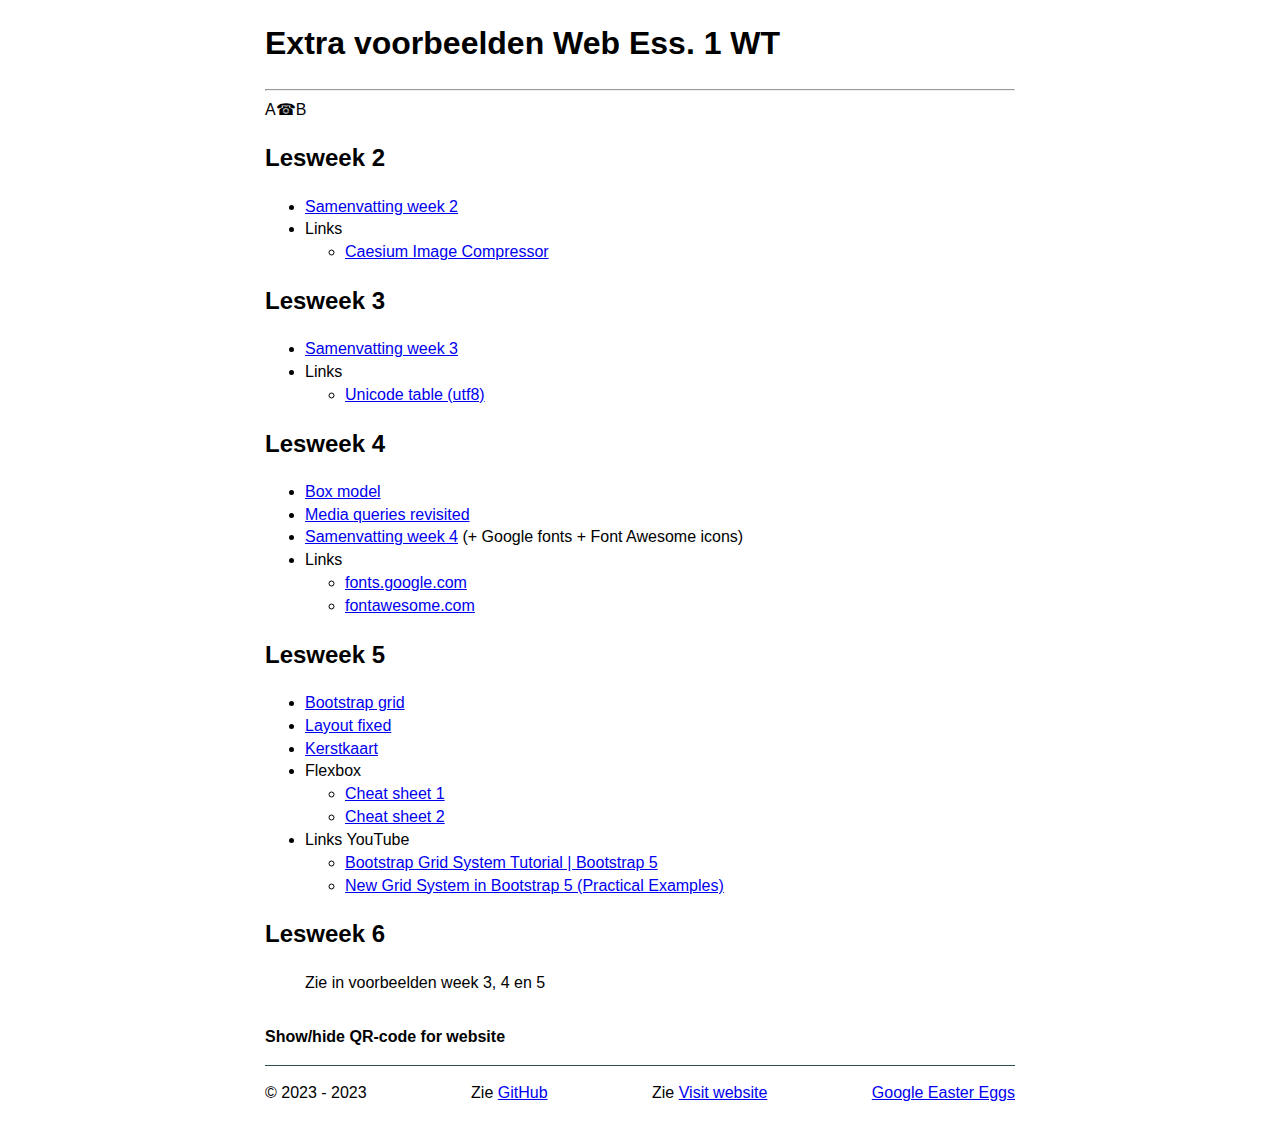
<file: index.html>
<!doctype html>
<html lang="ln">
<head>
    <meta charset="UTF-8">
    <meta name="viewport" content="width=device-width, initial-scale=1.0">
    <link rel="stylesheet" href="css/global.css">
    <title>Voorbeelden web essential 1 WT</title>
</head>
<body data-x-data="{ showQR: false}">
<div id="content">
    <header>
        <h1>Extra voorbeelden Web Ess. 1 WT</h1>
        <hr>
    </header>

    <main>

        A&phone;B

        <h2>Lesweek 2</h2>
        <ul>
            <li><a href="week2/index.html">Samenvatting week 2</a></li>
            <li>Links
                <ul>
                    <li><a href="https://saerasoft.com/caesium" target="external">Caesium Image Compressor</a></li>
                </ul>
            </li>
        </ul>
        <h2>Lesweek 3</h2>
        <ul>
            <li><a href="week3/index.html">Samenvatting week 3</a></li>
            <li>Links
                <ul>
                    <li><a href="https://symbl.cc/en/">Unicode table (utf8)</a></li>
                </ul>
            </li>

        </ul>
        <h2>Lesweek 4</h2>
        <ul>
            <li><a href="week4/boxmodel.html">Box model</a></li>
            <li><a href="week4/mediaquery.html">Media queries revisited</a></li>
            <li><a href="week4/index.html">Samenvatting week 4</a> (+ Google fonts + Font Awesome icons)</li>
            <li>Links
                <ul>
                    <li><a href="https://fonts.google.com/" target="external">fonts.google.com</a></li>
                    <li><a href="https://fontawesome.com/" target="external">fontawesome.com</a></li>
                </ul>
            </li>
        </ul>

        <h2>Lesweek 5</h2>
        <ul>
            <li><a href="week5/bootstrap_grid/index.html">Bootstrap grid</a></li>
            <li><a href="week5/layout.html">Layout fixed</a></li>
            <li><a href="week5/kerstkaart/index.html">Kerstkaart</a></li>
            <li>Flexbox
                <ul>
                    <li><a href="week5/cheatSheets/flexbox_cheat_sheet_1.pdf" target="external">Cheat sheet 1</a></li>
                    <li><a href="week5/cheatSheets/flexbox_cheat_sheet_2.pdf" target="external">Cheat sheet 2</a></li>
                </ul>
            </li>
            <li>Links YouTube
                <ul>
                    <li><a href="https://www.youtube.com/watch?v=Wqu-d_b3K-0" target="external">Bootstrap Grid System Tutorial | Bootstrap 5</a></li>
                    <li><a href="https://www.youtube.com/watch?v=TRQamL_UPh0" target="external">New Grid System in Bootstrap 5 (Practical Examples)</a></li>
                </ul>
            </li>
        </ul>

        <h2>Lesweek 6</h2>
        <blockquote>Zie in voorbeelden week 3, 4 en 5</blockquote>

        <p id="toggleQrCode">Show/hide QR-code for website</p>
        <p id="qrCode" class="showHideQrCode">
            <a href="https://lesvoorbeelden-1wt-2023-2024.netlify.app/" target="external" title="Netlify hosting">
                <img src="assets/qrcode.png" alt="QR code to website" class="qrcode"
                     title="https://lesvoorbeelden-1wt-2023-2024.netlify.app/">
            </a>
        </p>
        <footer>
            <p>&copy; 2023 - 2023</p>
            <p>Zie <a href="https://github.com/pverhaert/2023_2024_1WT_lesvoorbeelden" target="external">GitHub</a></p>
            <p>Zie <a href="https://lesvoorbeelden-1wt-2023-2024.netlify.app/" target="external">Visit website</a></p>
            <p><a href="https://cognitiveseo.com/blog/13616/google-easter-eggs/">Google Easter Eggs</a></p>
        </footer>
    </main>
</div>
<script>
    // click on #showHideQr to show/hide QR-code with display class
    document.getElementById('toggleQrCode').addEventListener('click', function () {
        document.getElementById('qrCode').classList.toggle('showHideQrCode');
    });
</script>
</body>
</html>
</file>
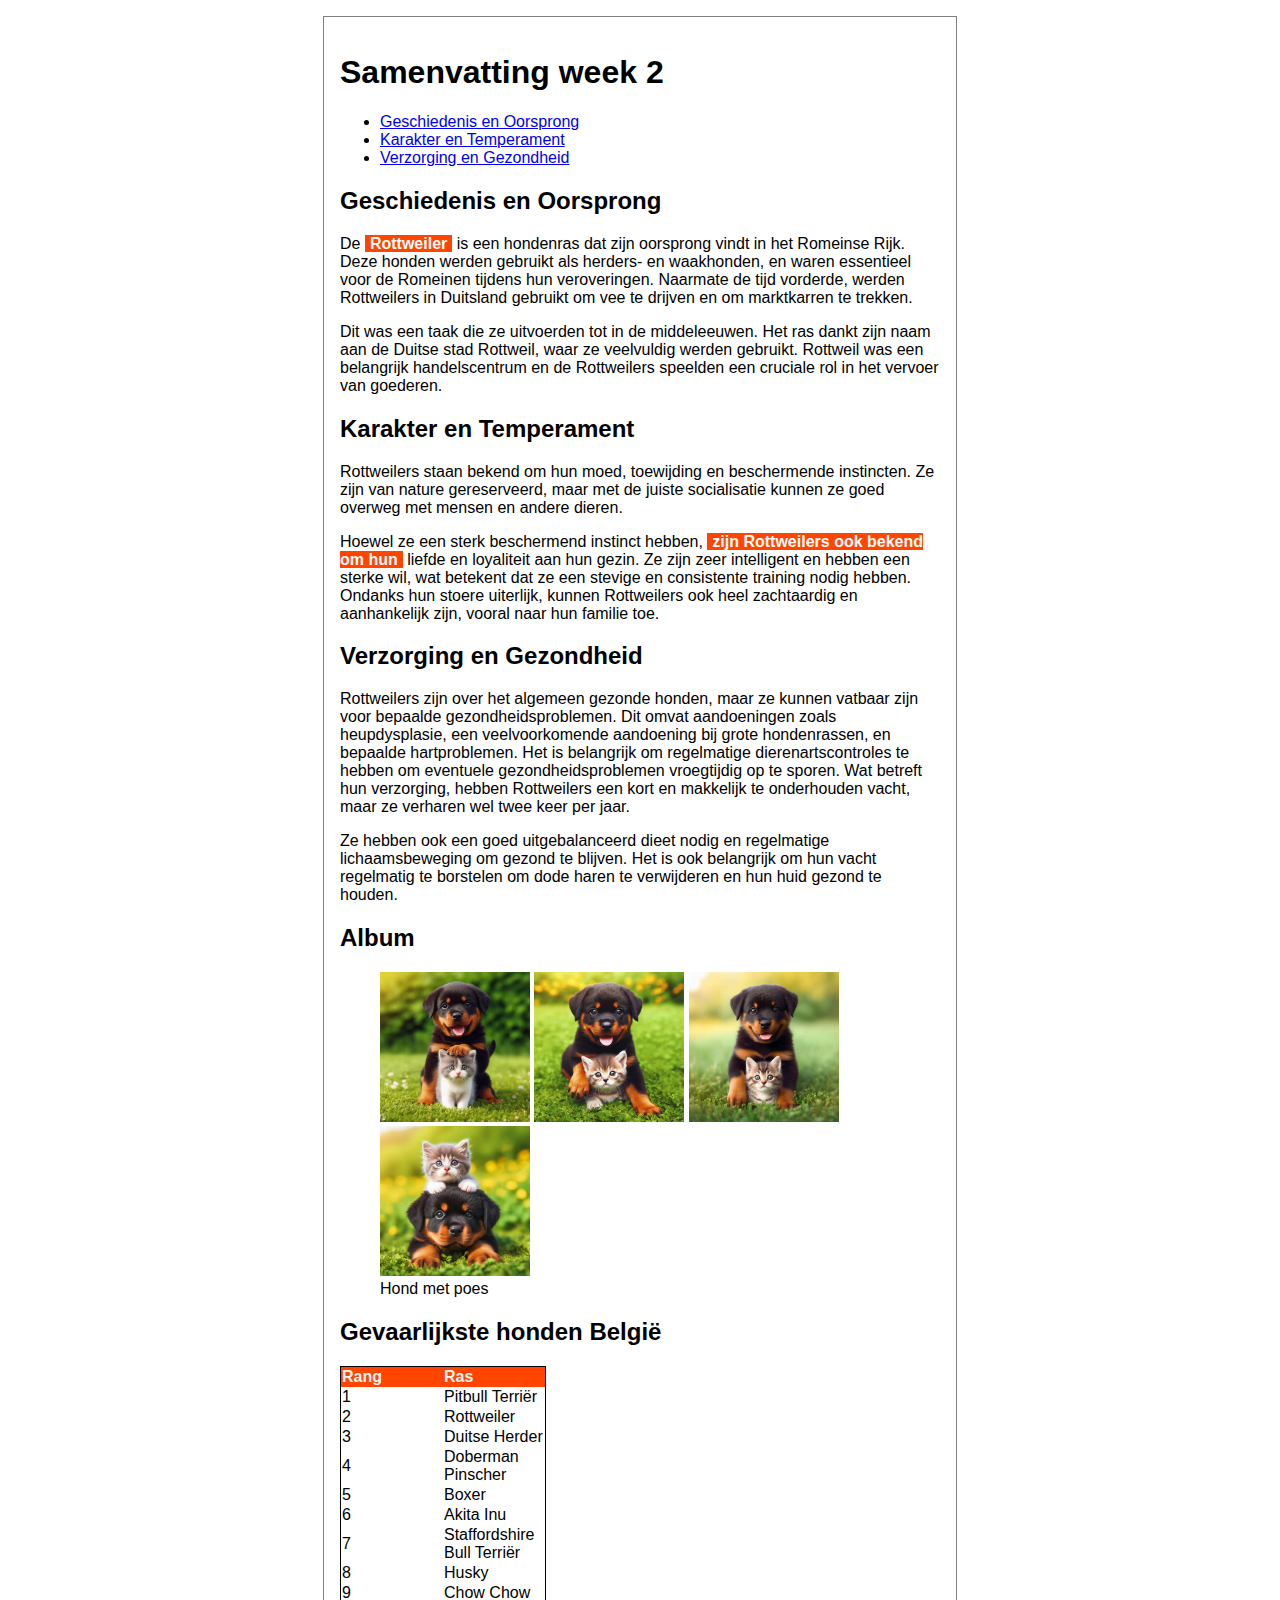
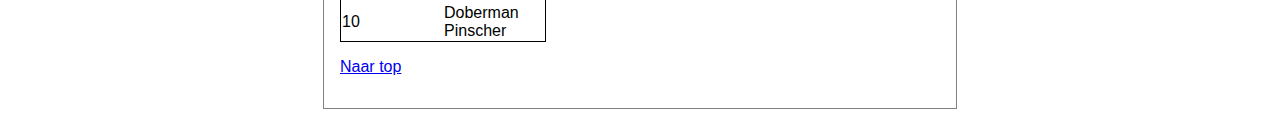
<file: week2/index.html>
<!DOCTYPE html>
<html lang="nl">
<head>
    <meta charset="UTF-8">
    <meta name="viewport" content="width=device-width, initial-scale=1.0">
    <link rel="stylesheet" href="css/style.css">
    <link rel="stylesheet" media="print" href="css/print.css">
    <title>Samenvatting week 2</title>
</head>
<body>
<div id="outline">
    <h1>Samenvatting week 2</h1>
    <nav>
        <ul>
            <li><a href="#ges">Geschiedenis en Oorsprong</a></li>
            <li><a href="#kar">Karakter en Temperament</a></li>
            <li><a href="#ver">Verzorging en Gezondheid</a></li>
        </ul>
    </nav>
    <h2 id="ges">Geschiedenis en Oorsprong</h2>
    <p>De <span class="opvallend">Rottweiler</span> is een hondenras dat zijn oorsprong vindt in het Romeinse Rijk. Deze honden werden gebruikt als
        herders- en waakhonden, en waren essentieel voor de Romeinen tijdens hun veroveringen. Naarmate de tijd
        vorderde,
        werden Rottweilers in Duitsland gebruikt om vee te drijven en om marktkarren te trekken.</p>
    <p>Dit was een taak die ze
        uitvoerden tot in de middeleeuwen. Het ras dankt zijn naam aan de Duitse stad Rottweil, waar ze veelvuldig
        werden
        gebruikt. Rottweil was een belangrijk handelscentrum en de Rottweilers speelden een cruciale rol in het vervoer
        van
        goederen.</p>

    <h2 id="kar">Karakter en Temperament</h2>
    <p>Rottweilers staan bekend om hun moed, toewijding en beschermende instincten. Ze zijn van nature gereserveerd,
        maar
        met de juiste socialisatie kunnen ze goed overweg met mensen en andere dieren.</p>
    <p>Hoewel ze een sterk beschermend
        instinct hebben, <span class="opvallend">zijn Rottweilers ook bekend om hun</span> liefde en loyaliteit aan hun gezin. Ze zijn zeer intelligent
        en
        hebben een sterke wil, wat betekent dat ze een stevige en consistente training nodig hebben. Ondanks hun stoere
        uiterlijk, kunnen Rottweilers ook heel zachtaardig en aanhankelijk zijn, vooral naar hun familie toe.</p>

    <h2 id="ver">Verzorging en Gezondheid</h2>
    <p>Rottweilers zijn over het algemeen gezonde honden, maar ze kunnen vatbaar zijn voor bepaalde
        gezondheidsproblemen.
        Dit omvat aandoeningen zoals heupdysplasie, een veelvoorkomende aandoening bij grote hondenrassen, en bepaalde
        hartproblemen. Het is belangrijk om regelmatige dierenartscontroles te hebben om eventuele gezondheidsproblemen
        vroegtijdig op te sporen. Wat betreft hun verzorging, hebben Rottweilers een kort en makkelijk te onderhouden
        vacht,
        maar ze verharen wel twee keer per jaar.</p>
    <p>Ze hebben ook een goed uitgebalanceerd dieet nodig en regelmatige
        lichaamsbeweging om gezond te blijven. Het is ook belangrijk om hun vacht regelmatig te borstelen om dode haren
        te
        verwijderen en hun huid gezond te houden.</p>

    <h2>Album</h2>

    <figure>
        <img src="assets/rottweiler_1.jpeg" alt="foto 1">
        <img src="assets/rottweiler_2.jpeg" alt="foto 1">
        <img src="assets/rottweiler_3.jpeg" alt="foto 1">
        <img src="assets/rottweiler_4.jpeg" alt="foto 1">
        <figcaption>Hond met poes</figcaption>
    </figure>

    <h2>Gevaarlijkste honden België</h2>
    <table>
        <tr>
            <th>Rang</th>
            <th>Ras</th>
        </tr>
        <tr>
            <td>1</td>
            <td>Pitbull Terriër</td>
        </tr>
        <tr>
            <td>2</td>
            <td>Rottweiler</td>
        </tr>
        <tr>
            <td>3</td>
            <td>Duitse Herder</td>
        </tr>
        <tr>
            <td>4</td>
            <td>Doberman Pinscher</td>
        </tr>
        <tr>
            <td>5</td>
            <td>Boxer</td>
        </tr>
        <tr>
            <td>6</td>
            <td>Akita Inu</td>
        </tr>
        <tr>
            <td>7</td>
            <td>Staffordshire Bull Terriër</td>
        </tr>
        <tr>
            <td>8</td>
            <td>Husky</td>
        </tr>
        <tr>
            <td>9</td>
            <td>Chow Chow</td>
        </tr>
        <tr>
            <td>10</td>
            <td>Doberman Pinscher</td>
        </tr>
    </table>


    <footer>
        <p><a href="#">Naar top</a></p>
    </footer>
</div>
</body>
</html>
</file>
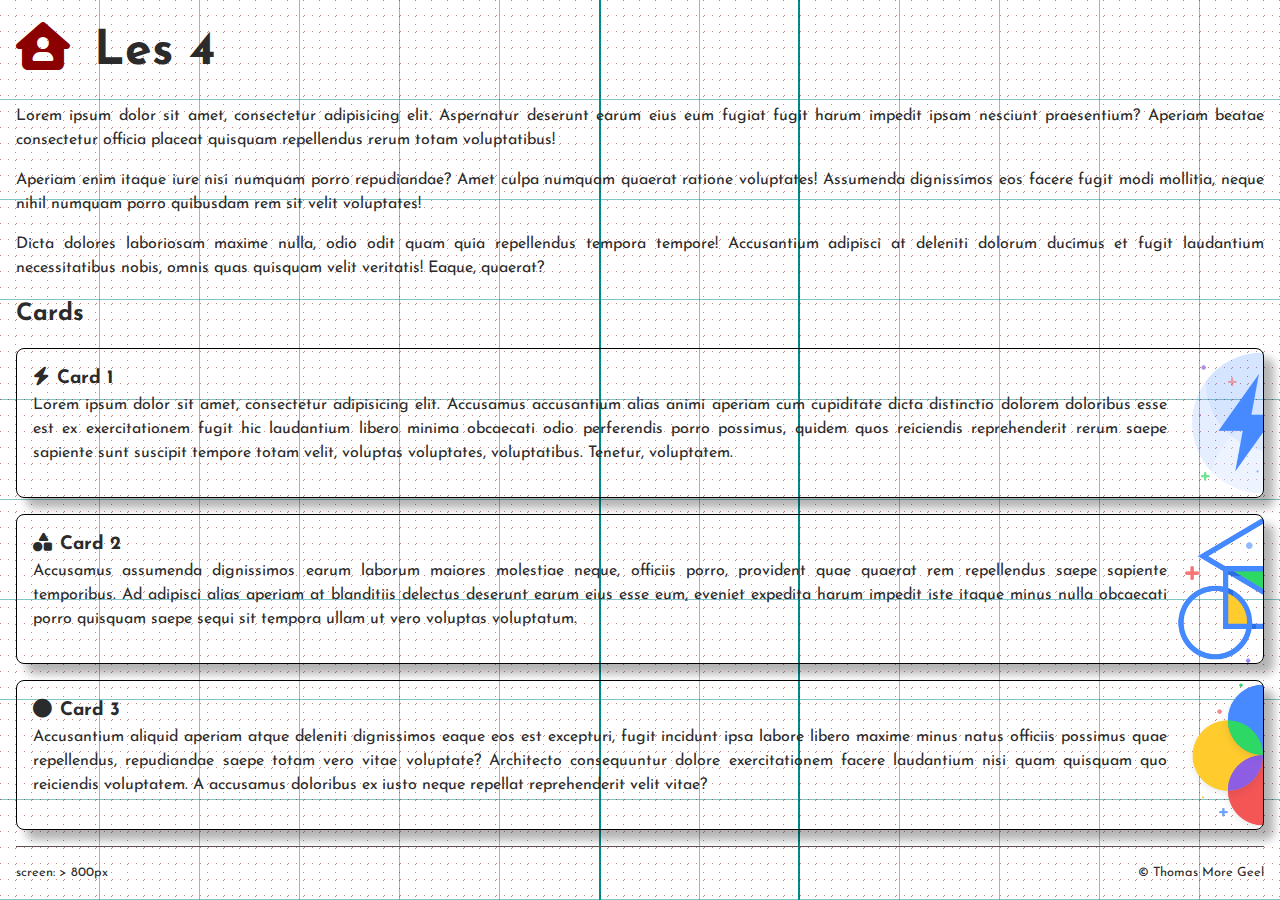
<file: week4/index.html>
<!DOCTYPE html>
<html lang="en">
<head>
    <meta charset="UTF-8">
    <meta name="viewport" content="width=device-width, initial-scale=1.0"/>
    <title>Box Model - Display - Media Queries - Images</title>
    <link rel="stylesheet" href="css/main.css">
</head>
<body>
<main>
    <h1><i class="fa-solid fa-house-user"></i> Les 4</h1>
    <p>Lorem ipsum dolor sit amet, consectetur adipisicing elit. Aspernatur deserunt earum eius eum fugiat fugit harum
        impedit ipsam nesciunt praesentium? Aperiam beatae consectetur officia placeat quisquam repellendus rerum totam
        voluptatibus!</p>
    <p>Aperiam enim itaque iure nisi numquam porro repudiandae? Amet culpa numquam quaerat ratione voluptates! Assumenda
        dignissimos eos facere fugit modi mollitia, neque nihil numquam porro quibusdam rem sit velit voluptates!</p>
    <p>Dicta dolores laboriosam maxime nulla, odio odit quam quia repellendus tempora tempore! Accusantium adipisci at
        deleniti dolorum ducimus et fugit laudantium necessitatibus nobis, omnis quas quisquam velit veritatis! Eaque,
        quaerat?</p>
    <h2>Cards</h2>
    <section>
        <article class="card">
            <h3><i class="fa-solid fa-bolt"></i>Card 1</h3>
            <p>Lorem ipsum dolor sit amet, consectetur adipisicing elit. Accusamus accusantium alias animi aperiam cum
                cupiditate dicta distinctio dolorem doloribus esse est ex exercitationem fugit hic laudantium libero
                minima obcaecati odio perferendis porro possimus, quidem quos reiciendis reprehenderit rerum saepe
                sapiente sunt suscipit tempore totam velit, voluptas voluptates, voluptatibus. Tenetur, voluptatem.</p>
        </article>
        <article class="card card2">
            <h3><i class="fa-solid fa-shapes"></i>Card 2</h3>
            <p>Accusamus assumenda dignissimos earum laborum maiores molestiae neque, officiis porro, provident quae
                quaerat rem repellendus saepe sapiente temporibus. Ad adipisci alias aperiam at blanditiis delectus
                deserunt earum eius esse eum, eveniet expedita harum impedit iste itaque minus nulla obcaecati porro
                quisquam saepe sequi sit tempora ullam ut vero voluptas voluptatum.</p>
        </article>
        <article class="card card3">
            <h3><i class="fa-solid fa-circle"></i>Card 3</h3>
            <p>Accusantium aliquid aperiam atque deleniti dignissimos eaque eos est excepturi, fugit incidunt ipsa
                labore libero maxime minus natus officiis possimus quae repellendus, repudiandae saepe totam vero vitae
                voluptate? Architecto consequuntur dolore exercitationem facere laudantium nisi quam quisquam quo
                reiciendis voluptatem. A accusamus doloribus ex iusto neque repellat reprehenderit velit vitae?</p>
        </article>
    </section>
    <footer>
        <div>© Thomas More Geel</div>
        screen:
        <span id="sm">&lt; 600px</span>
        <span id="md">600px ... 800px</span>
        <span id="lg">&gt; 800px</span>
    </footer>
</main>

</body>
</html>
</file>
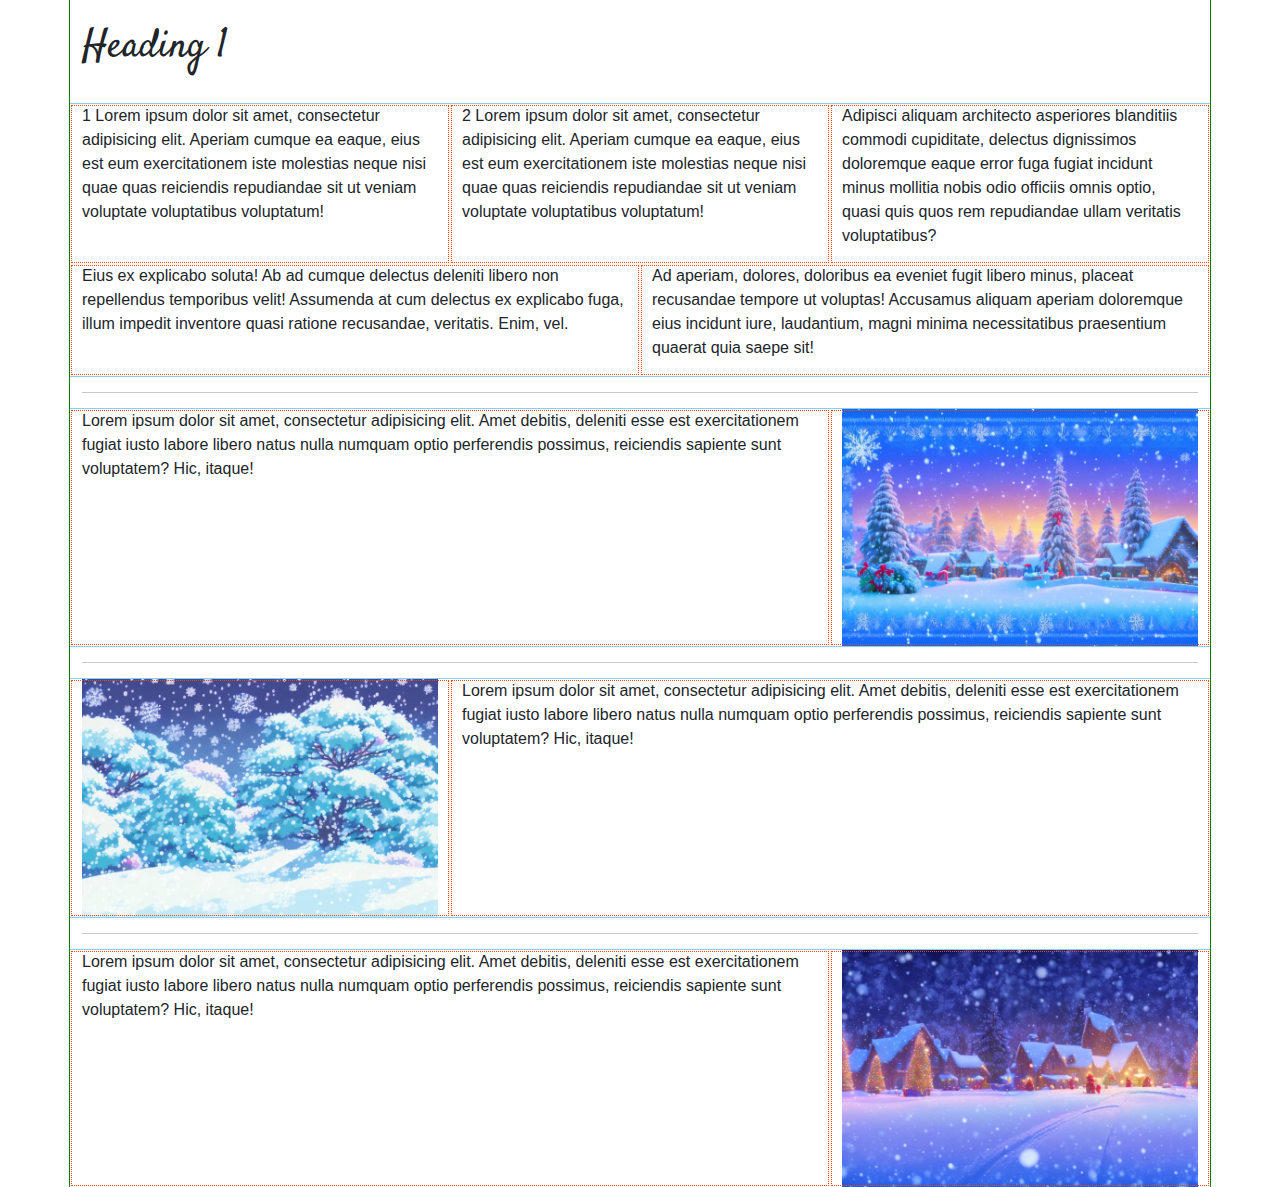
<file: week5/bootstrap_grid/index.html>
<!doctype html>
<html lang="en">
<head>
    <meta charset="UTF-8">
    <meta name="viewport" content="width=device-width, initial-scale=1.0">
    <title>Bootstrap grid</title>
    <link rel="stylesheet" href="bootstrapCSS/bootstrap-reboot.min.css">
    <link rel="stylesheet" href="bootstrapCSS/bootstrap-grid.min.css">
    <link rel="stylesheet" href="bootstrapCSS/portfolio.css">
</head>
<body>
<main class="container">
    <h1 class="py-4">Heading 1</h1>
    <div class="row">
        <div class="col-sm-6 col-lg-4">
            <p>1 Lorem ipsum dolor sit amet, consectetur adipisicing elit. Aperiam cumque ea eaque, eius est eum
                exercitationem iste molestias neque nisi quae quas reiciendis repudiandae sit ut veniam voluptate
                voluptatibus voluptatum!</p>
        </div>
        <div class="col-sm-6 col-lg-4">
            <p>2 Lorem ipsum dolor sit amet, consectetur adipisicing elit. Aperiam cumque ea eaque, eius est eum
                exercitationem iste molestias neque nisi quae quas reiciendis repudiandae sit ut veniam voluptate
                voluptatibus voluptatum!</p>
        </div>
        <div class="col-sm-12 col-lg-4">
            <p>Adipisci aliquam architecto asperiores blanditiis commodi cupiditate, delectus dignissimos doloremque
                eaque error fuga fugiat incidunt minus mollitia nobis odio officiis omnis optio, quasi quis quos rem
                repudiandae ullam veritatis voluptatibus?</p>
        </div>
        <div class="col-sm-6 col-lg-6">
            <p>Eius ex explicabo soluta! Ab ad cumque delectus deleniti libero non repellendus temporibus velit!
                Assumenda at cum delectus ex explicabo fuga, illum impedit inventore quasi ratione recusandae,
                veritatis. Enim, vel.</p>
        </div>
        <div class="col-sm-6 col-lg-6">
            <p>Ad aperiam, dolores, doloribus ea eveniet fugit libero minus, placeat recusandae tempore ut voluptas!
                Accusamus aliquam aperiam doloremque eius incidunt iure, laudantium, magni minima necessitatibus
                praesentium quaerat quia saepe sit!</p>
        </div>
    </div>
    <hr>
    <div class="row">
        <div class="col-sm-6 col-md-8">
            Lorem ipsum dolor sit amet, consectetur adipisicing elit. Amet debitis, deleniti esse est exercitationem
            fugiat iusto labore libero natus nulla numquam optio perferendis possimus, reiciendis sapiente sunt
            voluptatem? Hic, itaque!
        </div>
        <div class="col-sm-6 col-md-4 mt-2 mt-sm-0">
            <img class="respImg" src="../kerstkaart/assets/card1.jpg" alt="">
        </div>
    </div>
    <hr>
    <div class="row">
        <div class="col-sm-6 col-md-4 mt-2 mt-sm-0 order-2 order-sm-0">
            <img class="respImg" src="../kerstkaart/assets/card2.jpg" alt="">
        </div>
        <div class="col-sm-6 col-md-8">
            Lorem ipsum dolor sit amet, consectetur adipisicing elit. Amet debitis, deleniti esse est exercitationem
            fugiat iusto labore libero natus nulla numquam optio perferendis possimus, reiciendis sapiente sunt
            voluptatem? Hic, itaque!
        </div>
    </div>

    <hr>
    <div class="row">
        <div class="col-sm-12 col-md-8">
            Lorem ipsum dolor sit amet, consectetur adipisicing elit. Amet debitis, deleniti esse est exercitationem
            fugiat iusto labore libero natus nulla numquam optio perferendis possimus, reiciendis sapiente sunt
            voluptatem? Hic, itaque!
        </div>
        <div class="col-md-4 mt-2 mt-sm-0 d-none d-md-block">
            <img class="respImg" src="../kerstkaart/assets/card3.jpg" alt="">
        </div>
    </div>
</main>

</body>
</html>
</file>
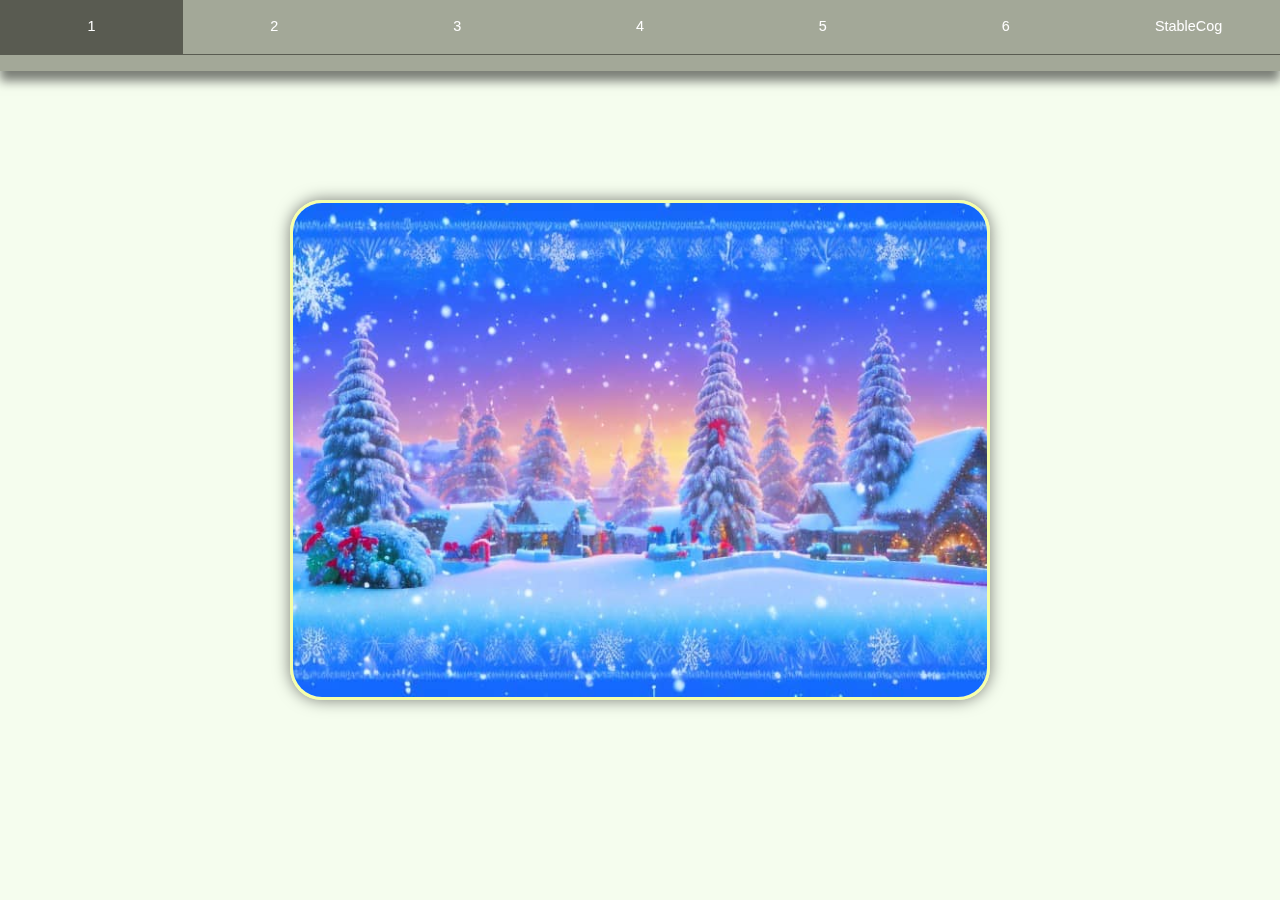
<file: week5/kerstkaart/index.html>
<!DOCTYPE html>
<html lang="nl">
<head>
    <meta charset="UTF-8">
    <meta name="viewport" content="width=device-width, initial-scale=1.0"/>
    <meta name="description" content="Kerstkaart">
    <title>Kerstkaart</title>
    <link rel="stylesheet" href="css/style.css">
    <script src="js/switchImage.js" defer></script>
</head>
<body>
<nav>
    <ul>
        <li><a href="#" class="showImage active" data-id="1">1</a></li>
        <li><a href="#" class="showImage" data-id="2">2</a></li>
        <li><a href="#" class="showImage" data-id="3">3</a></li>
        <li><a href="#" class="showImage" data-id="4">4</a></li>
        <li><a href="#" class="showImage" data-id="5">5</a></li>
        <li><a href="#" class="showImage" data-id="6">6</a></li>
        <li><a href="https://stablecog.com/" target="stablecog">StableCog</a></li>
    </ul>
</nav>
<main>
    <div id="card">
        <div id="left">
            <h1>Prettige feestdagen</h1>
            <p>Beste collega's,</p>
            <p>Ik wens jullie een fijne kerst en een gelukkig nieuwjaar.</p>
            <p>Met vriendelijke groeten,</p>
            <!--  https://symbl.cc/en/1F384/ -->
            <h2>🎄</h2>
            <p>John Doe</p>
        </div>
        <div id="right">
            <img src="assets/stamp.jpg" alt="Stamp">
            <p>Thomas More Geel</p>
            <p>Kleinhoefstraat 4</p>
            <p>2440 Geel</p>
            <p>België</p>
        </div>
    </div>
    <img id="picture" src="assets/card1.jpg" alt="Kerstkaart">
</main>
</body>
</html>
</file>
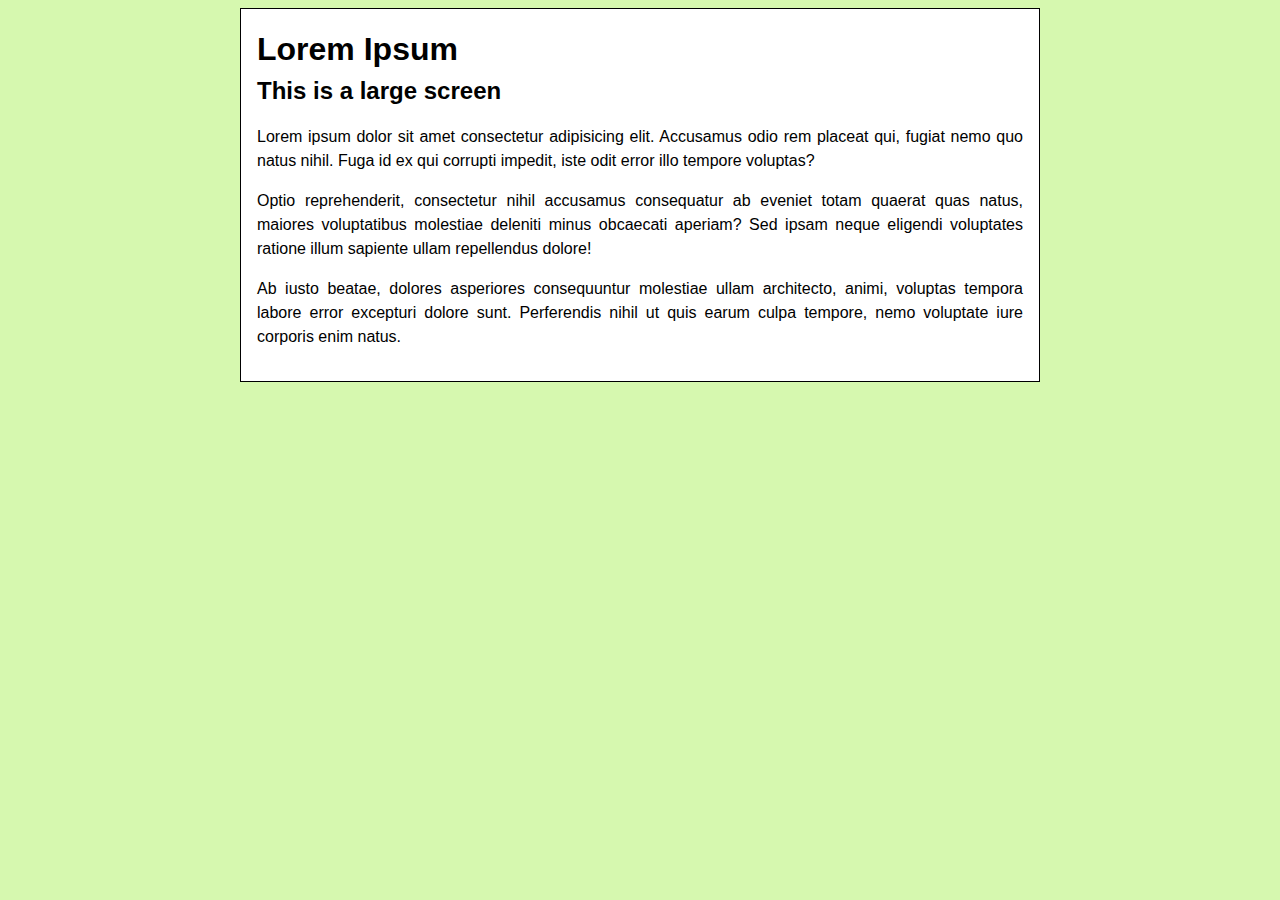
<file: week4/mediaquery.html>
<!doctype html>
<html lang="en">
<head>
    <meta charset="UTF-8">
    <meta name="viewport" content="width=device-width, initial-scale=1.0">
    <title>Media ueries revisited</title>
    <link rel="stylesheet" href="css/mediaquery.css">
</head>
<body>
<main id="container">
    <h1>Lorem Ipsum</h1>
    <h2 class="hideOnPrint">
        This is a
        <span class="showOnSmall">small</span>
        <span class="showOnMedium">medium</span>
        <span class="showOnLarge">large</span> screen
    </h2>
    <article>
        <section>
            <p>
                Lorem ipsum dolor sit amet consectetur adipisicing elit. Accusamus
                odio rem placeat qui, fugiat nemo quo natus nihil. Fuga id ex qui
                corrupti impedit, iste odit error illo tempore voluptas?
            </p>
        </section>
        <section>
            <p>
                Optio reprehenderit, consectetur nihil accusamus consequatur ab
                eveniet totam quaerat quas natus, maiores voluptatibus molestiae
                deleniti minus obcaecati aperiam? Sed ipsam neque eligendi
                voluptates ratione illum sapiente ullam repellendus dolore!
            </p>
        </section>
        <section>
            <p>
                Ab iusto beatae, dolores asperiores consequuntur molestiae ullam
                architecto, animi, voluptas tempora labore error excepturi dolore
                sunt. Perferendis nihil ut quis earum culpa tempore, nemo voluptate
                iure corporis enim natus.
            </p>
        </section>
    </article>
</main>


</body>
</html>
</file>
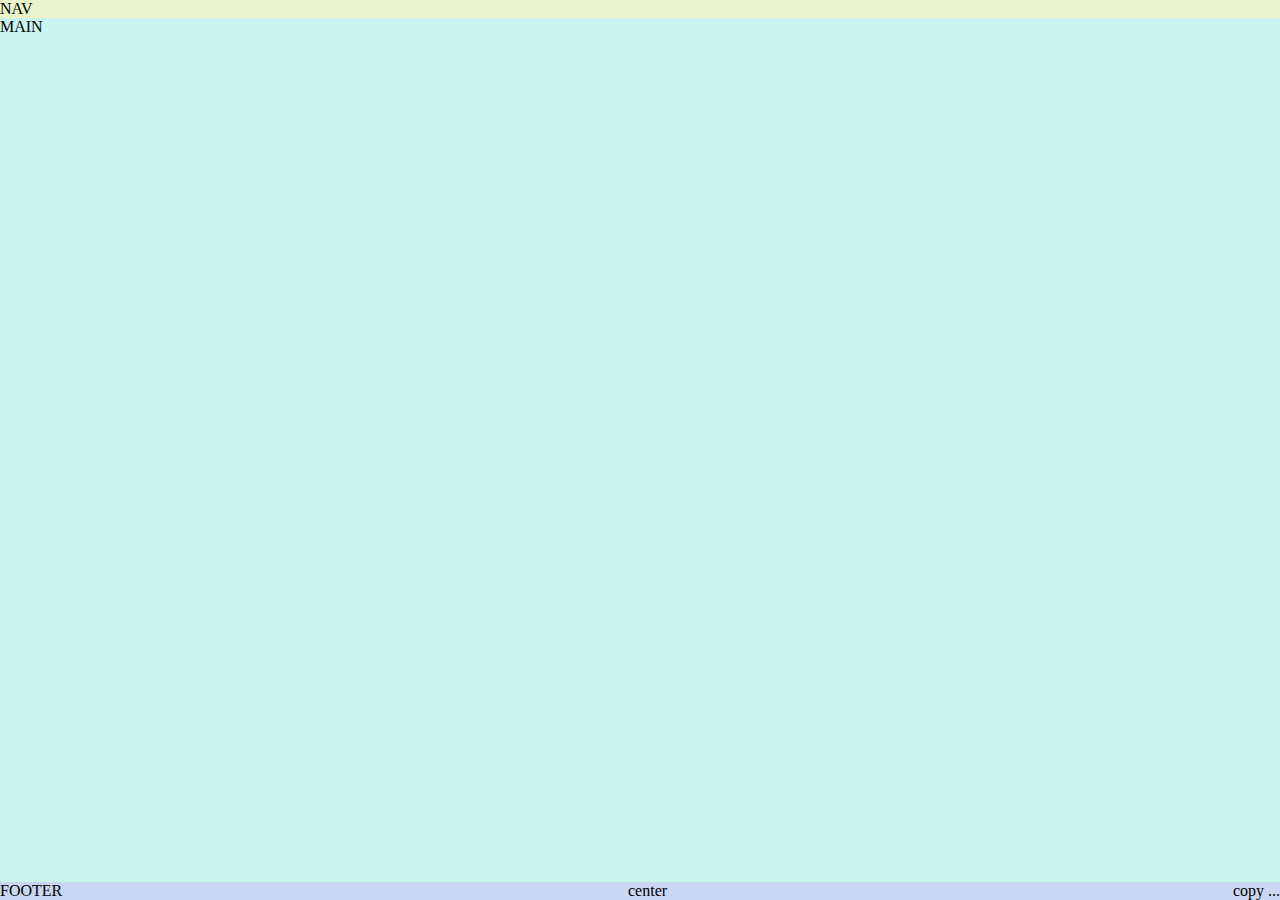
<file: week5/layout.html>
<!doctype html>
<html lang="en">
<head>
    <meta charset="UTF-8">
    <meta name="viewport"
          content="width=device-width, initial-scale=1.0">
    <title>Layout</title>
    <style>
        * {
            padding: 0;
            margin: 0;
        }
        .container {
            display: flex;
            flex-direction: column;
            min-height: 100vh;
            background-color: #fdd4d4;
        }
        nav {
            background-color: #eaf4ca;
        }
        main {
            flex-grow: 1;
            background-color: #caf4ef;
        }
        footer {
            background-color: #cad6f4;
            display: flex;
            justify-content: space-between;
        }

    </style>
</head>
<body>
<div class="container">
    <nav>NAV</nav>
    <main>MAIN</main>
    <footer>
        <span>FOOTER</span>
        <div>center</div>
        <span>copy ...</span>
    </footer>
</div>
</body>
</html>
</file>
<file: css/global.css>
body {
    font-family: Arial, "Helvetica Neue", Helvetica, sans-serif;
    font-size: 16px;
    line-height: 1.42857143;
}
footer {
    display: flex;
    justify-content: space-between;
    border-top: solid 1px darkslategrey;
}

#content {
    margin: 1rem;
}

#toggleQrCode {
    cursor: pointer;
    font-weight: bold;
    margin-top: 2rem;
}

.showHideQrCode {
    display: none;
}

.qrcode {
    width: 200px;
}

@media (min-width: 800px) {
    #content {
        margin: 0 auto;
        width: 750px;
    }
}
</file>
<file: week2/css/style.css>
body {
    font-family: Arial, "Helvetica Neue", Helvetica, sans-serif;
}

img {
    width: 150px;
}

table {
    border: 1px solid #000;
    border-collapse: collapse;
}

tr th {
    background-color: orangered;
    color: whitesmoke;
    text-align: left;
}

td {
    width: 100px;
}

#outline {
    max-width: 600px;
    border: solid 1px gray;
    padding: 16px;
    margin: 16px auto;
}

.opvallend {
    background-color: orangered;
    padding: 0 5px;
    color: white;
    font-weight: bold;
}
</file>
<file: week2/css/print.css>
#outline {
    max-width: 80%;
    border: none;
}

nav {
    display: none;
}
</file>
<file: week5/bootstrap_grid/bootstrapCSS/portfolio.css>
@import url('https://fonts.googleapis.com/css2?family=Satisfy&display=swap');

body {
    font-family: Arial, "Helvetica Neue", Helvetica, sans-serif;
}

h1 {
    font-family: 'Satisfy', cursive;
}


.container, .container-fluid {
    outline: solid 1px green;
}

.container .row {
    outline: solid 1px lightskyblue;
}

/* class selector that contains the word "col-" (semester 2) */
[class*="col-"] {
    outline: dotted 1px orangered;
    outline-offset: -2px;
}

.respImg {
    width: 100%;
    height: auto;
}
</file>
<file: week5/kerstkaart/css/style.css>
/*
https://fonts.google.com/specimen/Syne+Mono
https://fonts.google.com/specimen/Satisfy
*/
@import url('https://fonts.googleapis.com/css2?family=Satisfy&family=Syne+Mono&display=swap');

* {
    padding: 0;
    margin: 0;
    box-sizing: border-box;
}

html {
    font-size: 16px;
}

body {
    font-family: Verdana, Geneva, sans-serif;
    line-height: 1.5;
    background-color: rgba(223, 250, 201, 0.31);
    display: flex;
    justify-content: center;
    align-items: center;
    min-height: 100vh;
}

main {
    width: 700px;
    height: 500px;
    position: relative;
    border: .2rem solid #f5ffaa;
    border-radius: 2rem;
    box-shadow: 0 0 1rem rgba(0, 0, 0, 0.5);
    overflow: hidden;

    cursor: move;
    transition: all 0.5s ease-out;
}

#card {
    /*border: 3px solid #000;*/
    position: absolute;
    top: 0;
    left: 0;
    height: 100%;
    width: 100%;
    padding: 1rem;

    display: flex;
}

#left {
    /*border: 1px solid red;*/
    flex: 1;
    border-right: 1px dashed #c8c8c8;
    padding: 1rem;
    font-family: 'Satisfy', cursive;
    color: #3e3e3e;
}

#left h1 {
    font-size: 2rem;
    text-align: center;
    margin-bottom: 1rem;
}

#left h2 {
    font-size: 4rem;
    text-align: center;
    margin: 1.5rem 0;
}

#left p {
    font-size: 1.5rem;
    line-height: 2;
}

#left p:first-of-type {
    transform: rotate(-1deg);
}

#left p:nth-of-type(2) {
    transform: rotate(-3deg);
}

#left p:nth-of-type(3) {
    transform: rotate(1deg);
    margin-top: 1rem;
}

#left p:last-of-type {
    font-size: 1rem;
    text-align: right;
}

#right {
    /*border: 1px solid green;*/
    flex: 1;
    text-align: right;
}

#right img {
    text-align: right;
    margin-bottom: 3rem;
}

#right p {
    font-family: 'Syne Mono', sans-serif;
    border-bottom: 1px dotted #4f4f4f;
    text-align: left;
    margin: 1rem 0 0 1rem;
    line-height: .6rem;
    padding-top: 1rem;
}

#right p:nth-of-type(2n) {
    padding-left: .5rem;
}

#picture {
    position: absolute;
    top: 0;
    left: 0;
    width: 100%;
    height: 100%;
    object-fit: cover;
    transition: 1s;
}

#picture:hover {
    filter: grayscale(100%);
    opacity: .3;
}


nav {
    /*border-bottom: 1px solid #595b51;*/
    position: fixed;
    /*top: 0;*/
    top: -55px;
    left: 0;
    right: 0;
    background-color: rgba(142, 146, 130, 0.8);
    box-shadow: 0 10px 10px rgba(0, 0, 0, 0.5);
    padding-bottom: 1rem;
    z-index: 50;
    transition: .5s;
}

nav:hover {
    top: 0;
}

nav ul {
    display: flex;
    list-style: none;
    border-bottom: 1px solid #595b51;
}

nav ul li {
    flex: 1;
    display: flex;

    text-align: center;
}

nav ul li a {
    flex: 1;
    font-size: .9rem;
    color: white;
    padding: 1rem;
    text-decoration: none;
    transition: .5s;
}

nav ul li a:hover, nav .active {
    background-color: #595b51;
}
</file>
<file: week4/css/mediaquery.css>
* {
    margin: 0;
    padding: 0;
    box-sizing: border-box;
}

html {
    font-size: 16px;
}

body {
    font-family: Verdana, Geneva, sans-serif;
    line-height: 1.5;
    background-color: aliceblue;
    padding: 0.5rem 1rem;
}

p {
    text-align: justify;
    margin: 1rem 0;
}

#container {
    border: solid 1px black;
    background-color: white;
    padding: 1rem;
    margin: 0 auto;
    max-width: 800px;
}

.showOnMedium,
.showOnLarge {
    display: none;
}

@media screen and (min-width: 600px) {
    body {
        background-color: rgb(252, 228, 152);
    }

    .showOnSmall {
        display: none;
    }

    .showOnMedium {
        display: inline;
    }
}

@media screen and (min-width: 800px) {
    body {
        background-color: rgb(214, 248, 175);
    }

    .showOnMedium {
        display: none;
    }

    .showOnLarge {
        display: inline;
    }
}

@media print {
    html {
        font-size: 14px;
    }

    #container {
        border: none;
    }

    .hideOnPrint {
        display: none;
    }
}
</file>
<file: week4/css/main.css>
/*
Raleway font (200, 400, 600, 700): https://fonts.google.com/specimen/Raleway
Font awesome: https://cdnjs.com/libraries/font-awesome
*/

@import url('https://cdnjs.cloudflare.com/ajax/libs/font-awesome/6.5.1/css/all.min.css');
@import url('https://fonts.googleapis.com/css2?family=Josefin+Sans:wght@200;300;400;600;700&display=swap');

* {
    padding: 0;
    margin: 0;
    box-sizing: border-box;
}

html {
    font-size: 16px;
}

body {
    font-family: 'Josefin Sans', sans-serif;
    line-height: 1.5;
    color: #2b2b2b;
    background-image: url(../assets/grid_1rem.svg), url(../assets/grid_100px.svg), url(../assets/line_600_800px.svg);
}

h1, h2, p {
    margin-bottom: 1rem;
}


h1 {
    font-weight: 700;
    font-size: 3rem;
}
p {
    font-weight: 400;
    text-align: justify;
}

main {
    margin: 1rem;
}

footer {
    font-size: .8rem;
    border-top: 1px solid #565454;
    padding-top: 1rem;
}

footer div {
    float: right;
}

.fa-solid {
    margin-right: .5rem;
}
.fa-house-user {
    color: darkred;
}

#md, #lg {
    display: none;
}

.card {
    cursor: zoom-in;
    border: 1px solid black;
    margin-bottom: 1rem;
    margin-right: 2rem;
    margin-left: 2rem;
    padding: 1rem 6rem 1rem 1rem;
    border-radius: .5rem;
    box-shadow: 10px 10px 10px rgba(0,0,0,.3);
    background-image: url(../assets/img1.png);
    background-repeat: no-repeat;
    background-position: right center;
    background-size: 5.5rem;
    transition: transform .3s, background-color 1s .3s;
}

.card:hover {
    transform: scale(1.07);
    background-color: #eff4ff;
}

.card2 {
    background-image: url(../assets/img2.png);
}

.card2:hover {
    background-color: #fafabb;
}

.card3 {
    background-image: url(../assets/img3.png);
}

.card3:hover {
    background-color: #f4bbba;
}

@media (min-width: 600px) {
    .card {
        cursor: zoom-out;
        margin-right: 0;
        margin-left: 0;
    }
    .card:hover {
        transform: scale(.95);
    }
    #sm {
        display: none;
    }
    
    #md {
        display: inline;
    }
}

@media (min-width: 800px) {
    #md {
        display: none;
    }
    #lg {
        display: inline;
    }
}

@media print {
    body {
        background-image: none;
    }
    .card {
        border: none;
        box-shadow: none;
        margin: 0;
        padding: 0 6rem 0 0;
    }
}
</file>
